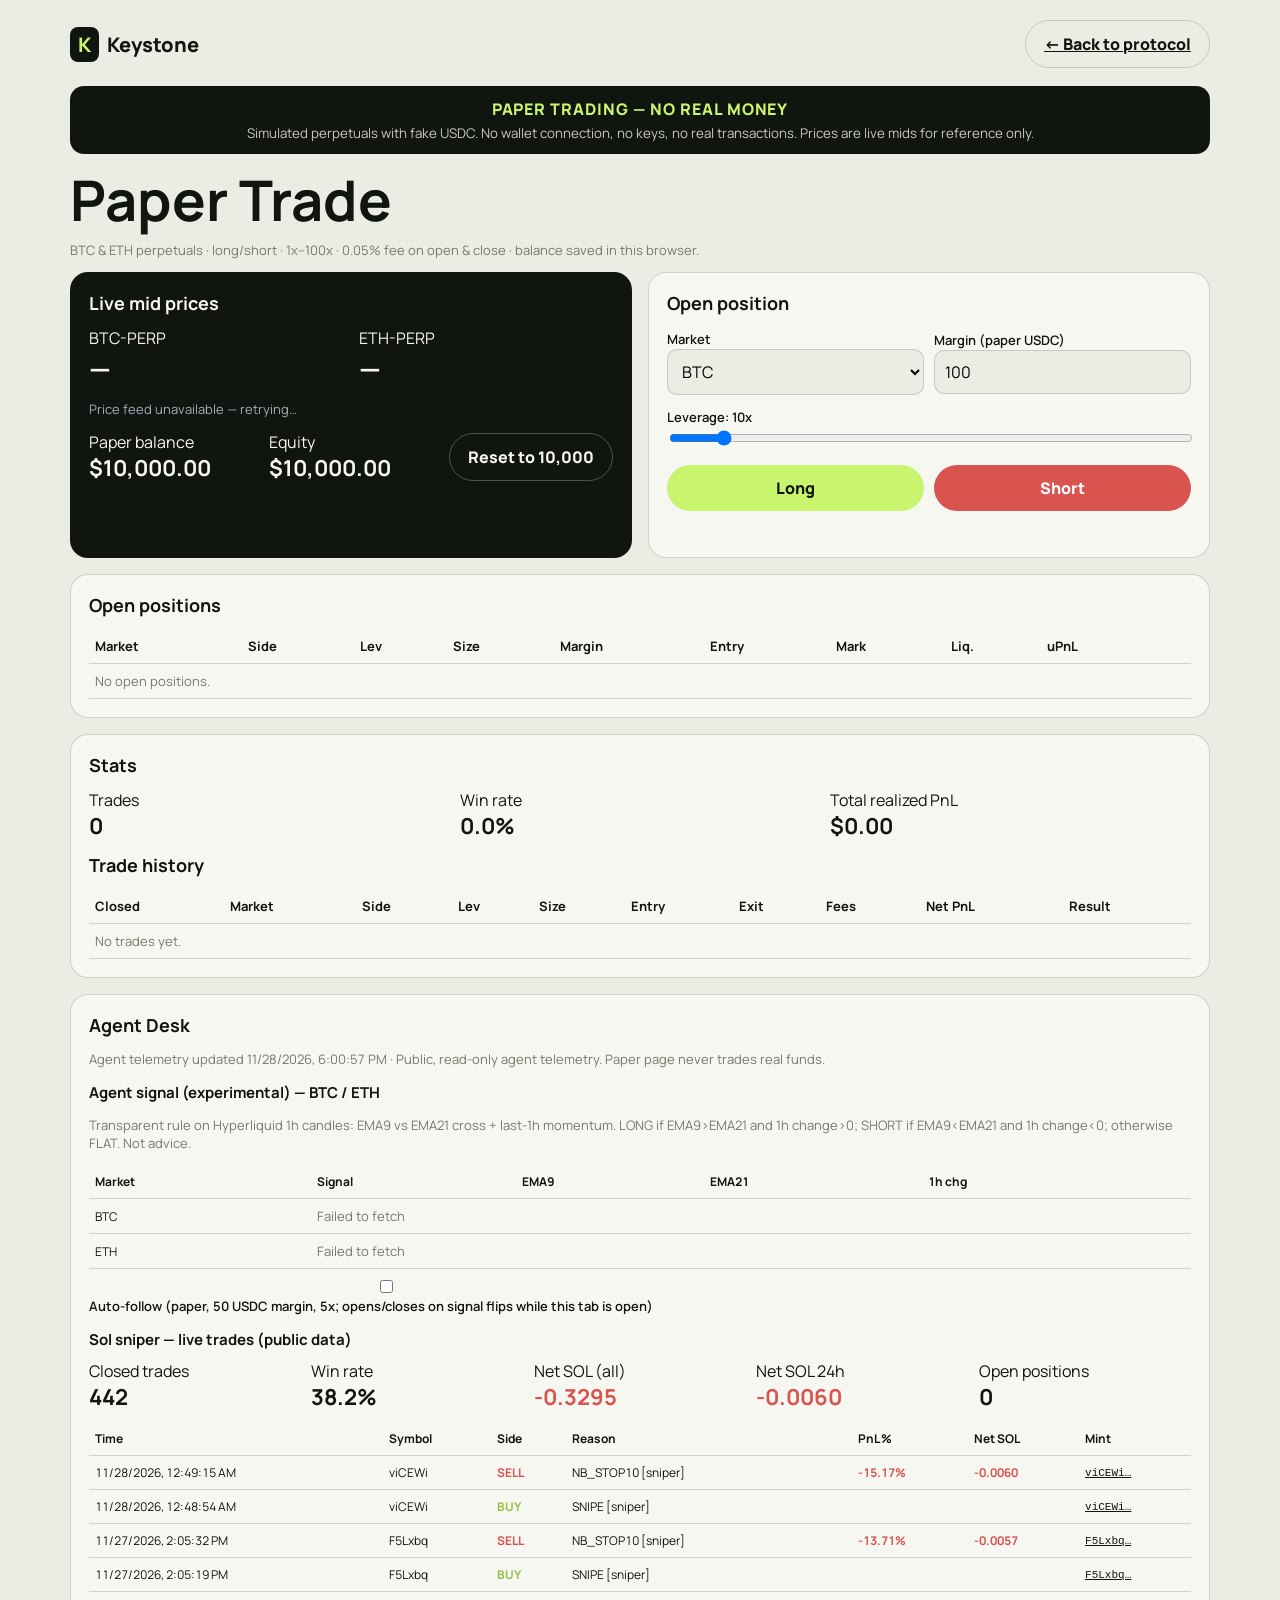
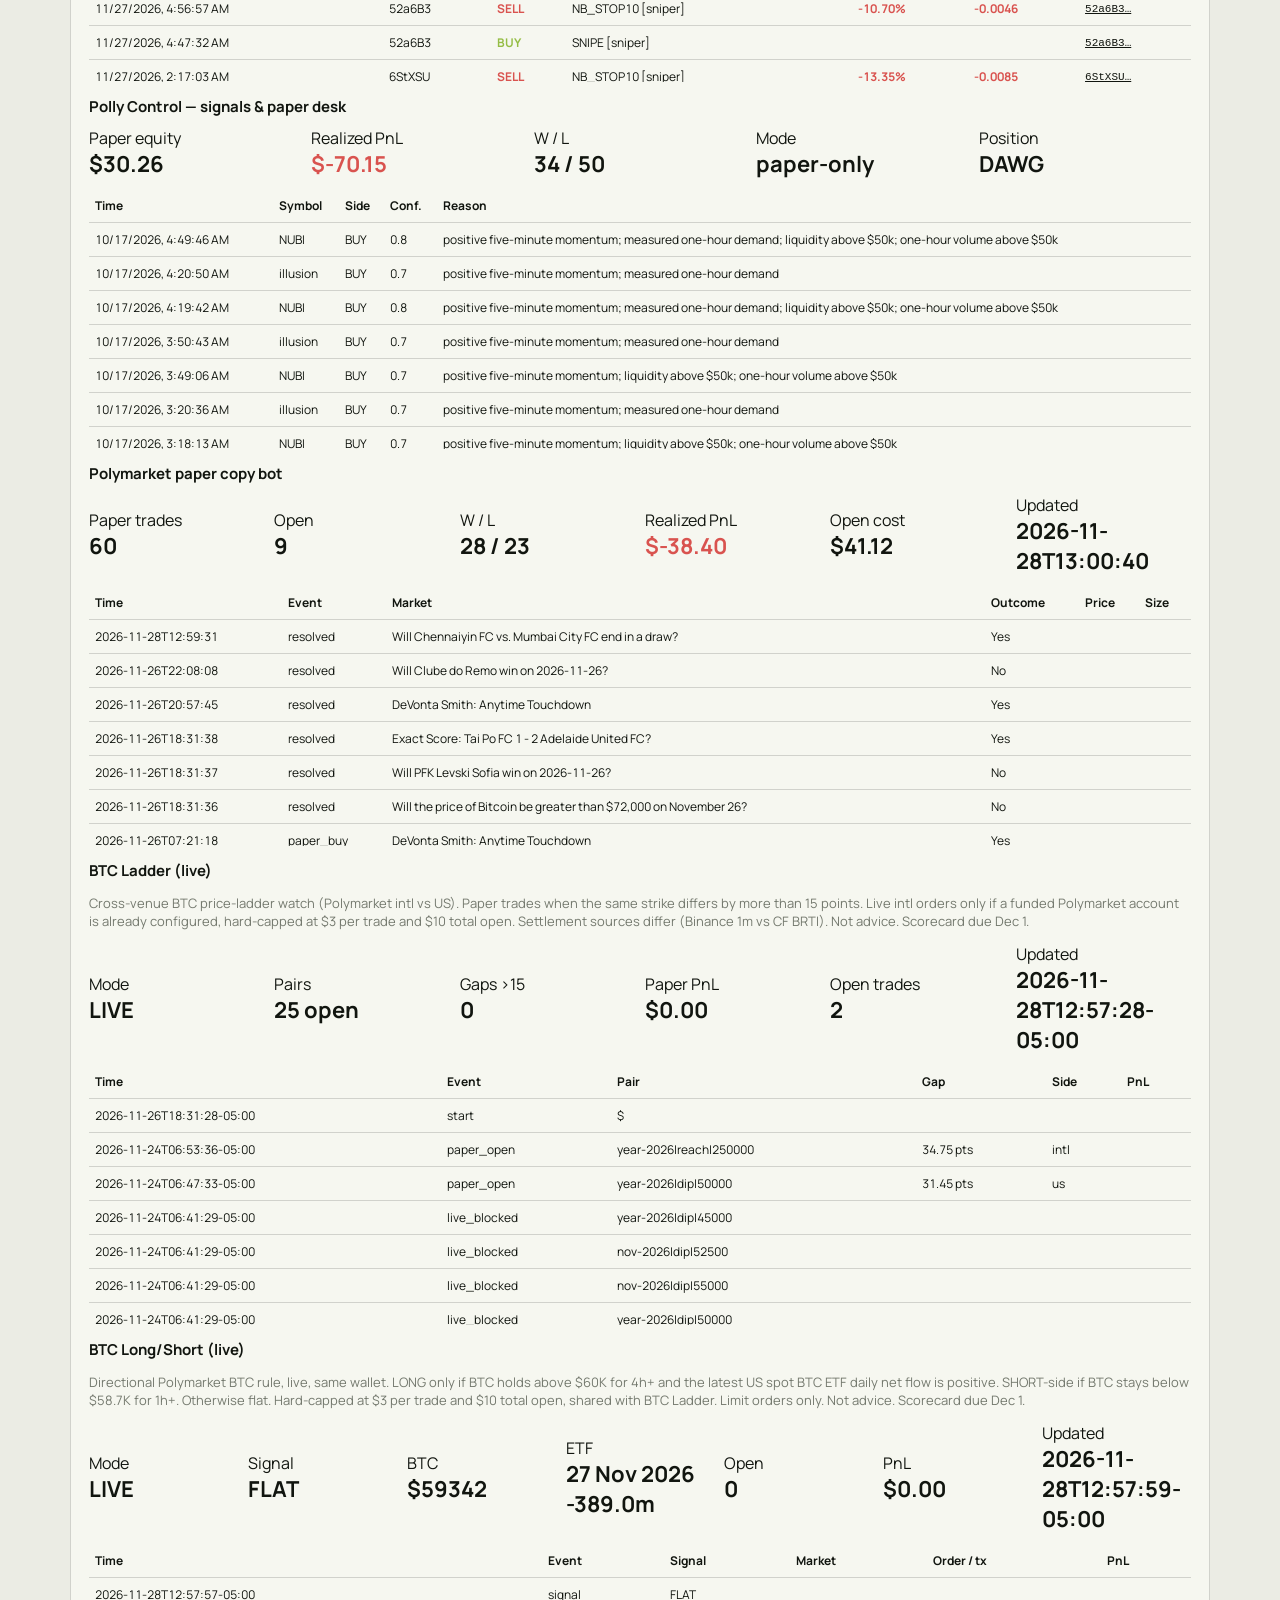
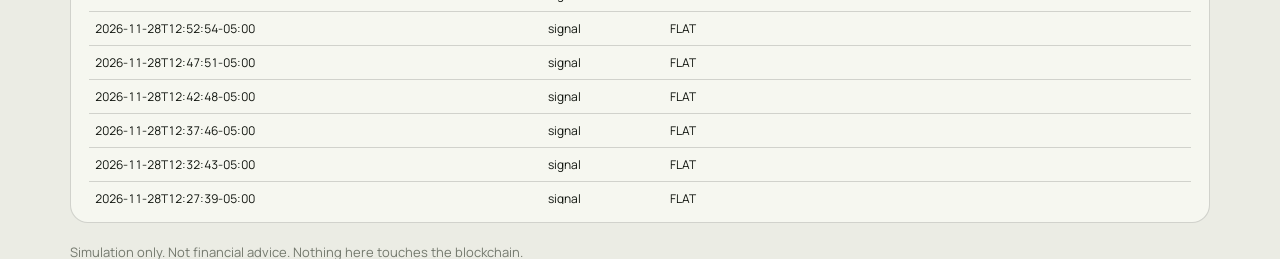
<file: paper/index.html>
<!DOCTYPE html><html lang="en"><head><meta charset="utf-8"/>
<meta name="viewport" content="width=device-width, initial-scale=1"/>
<title>Paper Trade — Keystone</title><meta name="theme-color" content="#11150f"/>
<meta name="description" content="Keystone Paper Trade: simulated BTC/ETH perpetuals with fake USDC. No real money."/>
<link rel="preconnect" href="https://fonts.googleapis.com"><link href="https://fonts.googleapis.com/css2?family=Manrope:wght@400;600;800&display=swap" rel="stylesheet">
<style>
:root{--ink:#11150f;--ink-soft:#1a2017;--paper:#ebece4;--paper-deep:#dfe1d7;--line:#11150f29;--acid:#c9f46d;--acid-deep:#95bd45;--moss:#5f6e50;--muted:#74796e;--white:#f6f7f0;--red:#d9534f}
*{box-sizing:border-box}body{margin:0;background:var(--paper);color:var(--ink);font-family:Manrope,sans-serif}
a{color:inherit}.wrap{max-width:1180px;margin:0 auto;padding:20px}
.top{display:flex;justify-content:space-between;align-items:center;gap:12px;flex-wrap:wrap}
.brand{font-weight:800;text-decoration:none;font-size:20px}.brand span{background:var(--ink);color:var(--acid);padding:4px 8px;border-radius:8px;margin-right:8px}
.banner{margin:18px 0;background:var(--ink);color:var(--acid);border-radius:14px;padding:12px 16px;font-weight:800;letter-spacing:.06em;text-align:center}
.banner small{display:block;color:var(--white);font-weight:400;letter-spacing:0;margin-top:4px;opacity:.8}
.grid{display:grid;grid-template-columns:1fr 1fr;gap:16px}@media(max-width:820px){.grid{grid-template-columns:1fr}}
.card{background:var(--white);border:1px solid var(--line);border-radius:18px;padding:18px}
.dark{background:var(--ink);color:var(--white)}h1{font-size:clamp(32px,5vw,56px);margin:8px 0;line-height:1}h2{margin:0 0 12px;font-size:18px}
.prices{display:flex;gap:16px;flex-wrap:wrap}.px{flex:1;min-width:150px}.px b{display:block;font-size:28px;font-variant-numeric:tabular-nums}
.muted{color:var(--muted);font-size:13px}.row{display:flex;gap:10px;align-items:center;flex-wrap:wrap;margin:10px 0}
label{font-size:13px;font-weight:600}input,select{font:inherit;padding:10px;border-radius:10px;border:1px solid var(--line);background:var(--paper);width:100%}
input[type=range]{padding:0}
.btn{font:inherit;font-weight:800;border:0;border-radius:999px;padding:12px 18px;cursor:pointer}
.long{background:var(--acid);color:var(--ink)}.short{background:var(--red);color:#fff}.ghost{background:transparent;border:1px solid var(--line)}
.dark .ghost{border-color:#f6f7f044;color:var(--white)}
table{width:100%;border-collapse:collapse;font-size:13px;font-variant-numeric:tabular-nums}th,td{text-align:left;padding:8px 6px;border-bottom:1px solid var(--line)}
.pos{color:var(--acid-deep);font-weight:700}.neg{color:var(--red);font-weight:700}.err{color:var(--red);min-height:18px;font-size:13px}
.stat b{display:block;font-size:22px}.full{grid-column:1/-1}.tbl{overflow-x:auto}
.ad h3{margin:14px 0 6px;font-size:15px}.ad .feed{max-height:260px;overflow:auto}.ad table{font-size:12px}.sig{display:inline-block;padding:3px 9px;border-radius:999px;font-weight:700}.sig.long{background:#d9f7c4;color:#1d5a07}.sig.short{background:#ffd9d9;color:#8a1010}.sig.flat{background:#eee;color:#555}.mono{font-family:ui-monospace,Menlo,monospace;font-size:11px}
</style></head><body><div class="wrap">
<nav class="top"><a class="brand" href="../"><span>K</span>Keystone</a><a class="btn ghost" href="../">← Back to protocol</a></nav>
<div class="banner">PAPER TRADING — NO REAL MONEY<small>Simulated perpetuals with fake USDC. No wallet connection, no keys, no real transactions. Prices are live mids for reference only.</small></div>
<h1>Paper Trade</h1><p class="muted">BTC &amp; ETH perpetuals · long/short · 1x–100x · 0.05% fee on open &amp; close · balance saved in this browser.</p>
<div class="grid">
 <section class="card dark"><h2>Live mid prices</h2><div class="prices">
  <div class="px">BTC-PERP<b id="p-BTC">—</b></div><div class="px">ETH-PERP<b id="p-ETH">—</b></div></div>
  <p class="muted" id="src" style="color:#aab">Connecting…</p>
  <div class="row"><div class="stat" style="flex:1">Paper balance<b id="bal">—</b></div><div class="stat" style="flex:1">Equity<b id="eq">—</b></div>
  <button class="btn ghost" id="reset">Reset to 10,000</button></div></section>
 <section class="card"><h2>Open position</h2>
  <div class="row"><div style="flex:1"><label>Market</label><select id="coin"><option>BTC</option><option>ETH</option></select></div>
  <div style="flex:1"><label>Margin (paper USDC)</label><input id="margin" type="number" min="1" step="1" value="100"></div></div>
  <label>Leverage: <span id="levv">10</span>x</label><input id="lev" type="range" min="1" max="100" value="10">
  <p class="muted" id="preview"></p>
  <div class="row"><button class="btn long" id="goLong" style="flex:1">Long</button><button class="btn short" id="goShort" style="flex:1">Short</button></div>
  <div class="err" id="err"></div></section>
 <section class="card full"><h2>Open positions</h2><div class="tbl"><table><thead><tr><th>Market</th><th>Side</th><th>Lev</th><th>Size</th><th>Margin</th><th>Entry</th><th>Mark</th><th>Liq.</th><th>uPnL</th><th></th></tr></thead><tbody id="positions"></tbody></table></div></section>
 <section class="card full"><h2>Stats</h2><div class="row">
  <div class="stat" style="flex:1">Trades<b id="s-n">0</b></div><div class="stat" style="flex:1">Win rate<b id="s-wr">0%</b></div><div class="stat" style="flex:1">Total realized PnL<b id="s-pnl">0</b></div></div>
  <h2 style="margin-top:12px">Trade history</h2><div class="tbl"><table><thead><tr><th>Closed</th><th>Market</th><th>Side</th><th>Lev</th><th>Size</th><th>Entry</th><th>Exit</th><th>Fees</th><th>Net PnL</th><th>Result</th></tr></thead><tbody id="history"></tbody></table></div></section>

 <section class="card full ad" id="agentdesk"><h2>Agent Desk</h2>
  <p class="muted" id="ad-gen">Loading agents.json…</p>
  <h3>Agent signal (experimental) — BTC / ETH</h3>
  <p class="muted">Transparent rule on Hyperliquid 1h candles: EMA9 vs EMA21 cross + last-1h momentum. LONG if EMA9&gt;EMA21 and 1h change&gt;0; SHORT if EMA9&lt;EMA21 and 1h change&lt;0; otherwise FLAT. Not advice.</p>
  <div class="tbl"><table><thead><tr><th>Market</th><th>Signal</th><th>EMA9</th><th>EMA21</th><th>1h chg</th><th></th></tr></thead><tbody id="ad-sig"><tr><td colspan="6" class="muted">Computing…</td></tr></tbody></table></div>
  <div class="row" style="align-items:center;margin-top:8px"><label style="margin:0"><input type="checkbox" id="ad-auto"> Auto-follow (paper, 50 USDC margin, 5x; opens/closes on signal flips while this tab is open)</label></div>
  <p class="muted" id="ad-log"></p>
  <h3>Sol sniper — live trades (public data)</h3><div class="row" id="ad-sn-stats"></div>
  <div class="tbl feed"><table><thead><tr><th>Time</th><th>Symbol</th><th>Side</th><th>Reason</th><th>PnL %</th><th>Net SOL</th><th>Mint</th></tr></thead><tbody id="ad-sn"></tbody></table></div>
  <h3>Polly Control — signals &amp; paper desk</h3><div class="row" id="ad-po-stats"></div>
  <div class="tbl feed"><table><thead><tr><th>Time</th><th>Symbol</th><th>Side</th><th>Conf.</th><th>Reason</th></tr></thead><tbody id="ad-po"></tbody></table></div>
  <h3>Polymarket paper copy bot</h3><div class="row" id="ad-pc-stats"></div>
  <div class="tbl feed"><table><thead><tr><th>Time</th><th>Event</th><th>Market</th><th>Outcome</th><th>Price</th><th>Size</th></tr></thead><tbody id="ad-pc"></tbody></table></div>
  <h3>BTC Ladder (live)</h3>
  <p class="muted">Cross-venue BTC price-ladder watch (Polymarket intl vs US). Paper trades when the same strike differs by more than 15 points. Live intl orders only if a funded Polymarket account is already configured, hard-capped at $3 per trade and $10 total open. Settlement sources differ (Binance 1m vs CF BRTI). Not advice. Scorecard due Dec 1.</p>
  <div class="row" id="ad-bl-stats"></div>
  <div class="tbl feed"><table><thead><tr><th>Time</th><th>Event</th><th>Pair</th><th>Gap</th><th>Side</th><th>PnL</th></tr></thead><tbody id="ad-bl"></tbody></table></div>
  <h3>BTC Long/Short (live)</h3>
  <p class="muted">Directional Polymarket BTC rule, live, same wallet. LONG only if BTC holds above $60K for 4h+ and the latest US spot BTC ETF daily net flow is positive. SHORT-side if BTC stays below $58.7K for 1h+. Otherwise flat. Hard-capped at $3 per trade and $10 total open, shared with BTC Ladder. Limit orders only. Not advice. Scorecard due Dec 1.</p>
  <div class="row" id="ad-ls-stats"></div>
  <div class="tbl feed"><table><thead><tr><th>Time</th><th>Event</th><th>Signal</th><th>Market</th><th>Order / tx</th><th>PnL</th></tr></thead><tbody id="ad-ls"></tbody></table></div>
 </section>
</div><p class="muted" style="margin-top:20px">Simulation only. Not financial advice. Nothing here touches the blockchain.</p></div>
<script src="engine.js"></script>
<script src="agents.js" defer></script>
<script>
(function(){var E=PaperEngine,KEY='keystone.papertrade.v1',mids={},S;
try{S=JSON.parse(localStorage.getItem(KEY))||E.fresh()}catch(e){S=E.fresh()}
function save(){localStorage.setItem(KEY,JSON.stringify(S))}
var $=function(i){return document.getElementById(i)};
function usd(n,d){return (n<0?'-':'')+'$'+Math.abs(n).toLocaleString(undefined,{minimumFractionDigits:d==null?2:d,maximumFractionDigits:d==null?2:d})}
function cls(n){return n>0?'pos':n<0?'neg':''}
async function fetchMids(){
 try{var r=await fetch('https://api.hyperliquid.xyz/info',{method:'POST',headers:{'Content-Type':'application/json'},body:'{"type":"allMids"}'});var j=await r.json();
  if(+j.BTC&&+j.ETH)return{m:{BTC:+j.BTC,ETH:+j.ETH},src:'Hyperliquid'}}catch(e){}
 try{var a=await Promise.all(['BTCUSDT','ETHUSDT'].map(function(s){return fetch('https://api.binance.com/api/v3/ticker/bookTicker?symbol='+s).then(function(r){return r.json()})}));
  return{m:{BTC:(+a[0].bidPrice+ +a[0].askPrice)/2,ETH:(+a[1].bidPrice+ +a[1].askPrice)/2},src:'Binance'}}catch(e){}
 var c=await Promise.all(['BTC-USD','ETH-USD'].map(function(s){return fetch('https://api.coinbase.com/v2/prices/'+s+'/spot').then(function(r){return r.json()})}));
 return{m:{BTC:+c[0].data.amount,ETH:+c[1].data.amount},src:'Coinbase'}}
async function tick(){try{var r=await fetchMids();mids=r.m;$('src').textContent='Source: '+r.src+' · updated '+new Date().toLocaleTimeString();
 var l=E.checkLiqs(S,mids);if(l.length){save();$('err').textContent=l.length+' position(s) liquidated.'}}catch(e){$('src').textContent='Price feed unavailable — retrying…'}render()}
function render(){['BTC','ETH'].forEach(function(c){$('p-'+c).textContent=mids[c]?usd(mids[c]):'—'});
 var u=0;$('positions').innerHTML=S.positions.map(function(p){var m=mids[p.coin],pn=m?E.upnl(p,m):0;u+=p.margin+pn;
  return '<tr><td>'+p.coin+'</td><td class="'+(p.side==='long'?'pos':'neg')+'">'+p.side.toUpperCase()+'</td><td>'+p.lev+'x</td><td>'+usd(p.size)+'</td><td>'+usd(p.margin)+'</td><td>'+usd(p.entry)+'</td><td>'+(m?usd(m):'—')+'</td><td>'+usd(p.liq)+'</td><td class="'+cls(pn)+'">'+usd(pn)+' ('+(pn/p.margin*100).toFixed(1)+'%)</td><td><button class="btn ghost" data-close="'+p.id+'">Close</button></td></tr>'}).join('')||'<tr><td colspan="10" class="muted">No open positions.</td></tr>';
 $('bal').textContent=usd(S.balance);$('eq').textContent=usd(S.balance+u);
 var st=E.stats(S);$('s-n').textContent=st.trades;$('s-wr').textContent=(st.winRate*100).toFixed(1)+'%';$('s-pnl').textContent=usd(st.totalPnl);$('s-pnl').className=cls(st.totalPnl);
 $('history').innerHTML=S.history.slice(0,100).map(function(h){return '<tr><td>'+new Date(h.closedAt).toLocaleString()+'</td><td>'+h.coin+'</td><td>'+h.side.toUpperCase()+'</td><td>'+h.lev+'x</td><td>'+usd(h.size)+'</td><td>'+usd(h.entry)+'</td><td>'+usd(h.exit)+'</td><td>'+usd(h.fees)+'</td><td class="'+cls(h.pnl)+'">'+usd(h.pnl)+'</td><td>'+h.reason+'</td></tr>'}).join('')||'<tr><td colspan="10" class="muted">No trades yet.</td></tr>';
 preview()}
function preview(){var c=$('coin').value,m=+$('margin').value,l=+$('lev').value,p=mids[c];$('levv').textContent=l;
 if(!p||!(m>0)){$('preview').textContent='';return}var sz=m*l;
 $('preview').textContent='Size '+usd(sz)+' · fee '+usd(sz*E.FEE)+' · liq. long '+usd(E.liqPrice('long',p,l))+' / short '+usd(E.liqPrice('short',p,l))}
function go(side){$('err').textContent='';try{E.open(S,$('coin').value,side,$('margin').value,$('lev').value,mids[$('coin').value]);save();render()}catch(e){$('err').textContent=e.message}}
$('goLong').onclick=function(){go('long')};$('goShort').onclick=function(){go('short')};
['coin','margin','lev'].forEach(function(i){$(i).oninput=preview});
$('positions').onclick=function(e){var id=e.target.getAttribute('data-close');if(!id)return;var p=S.positions.find(function(x){return x.id==id});if(!p||!mids[p.coin])return;E.close(S,+id,mids[p.coin],'closed');save();render()};
$('reset').onclick=function(){if(confirm('Reset paper account to 10,000 USDC and clear history?')){S=E.fresh();save();render()}};
window.KSPaper={get S(){return S},mids:function(){return mids},save:save,render:render};
render();tick();setInterval(tick,3000)})();
</script></body></html>
</file>
